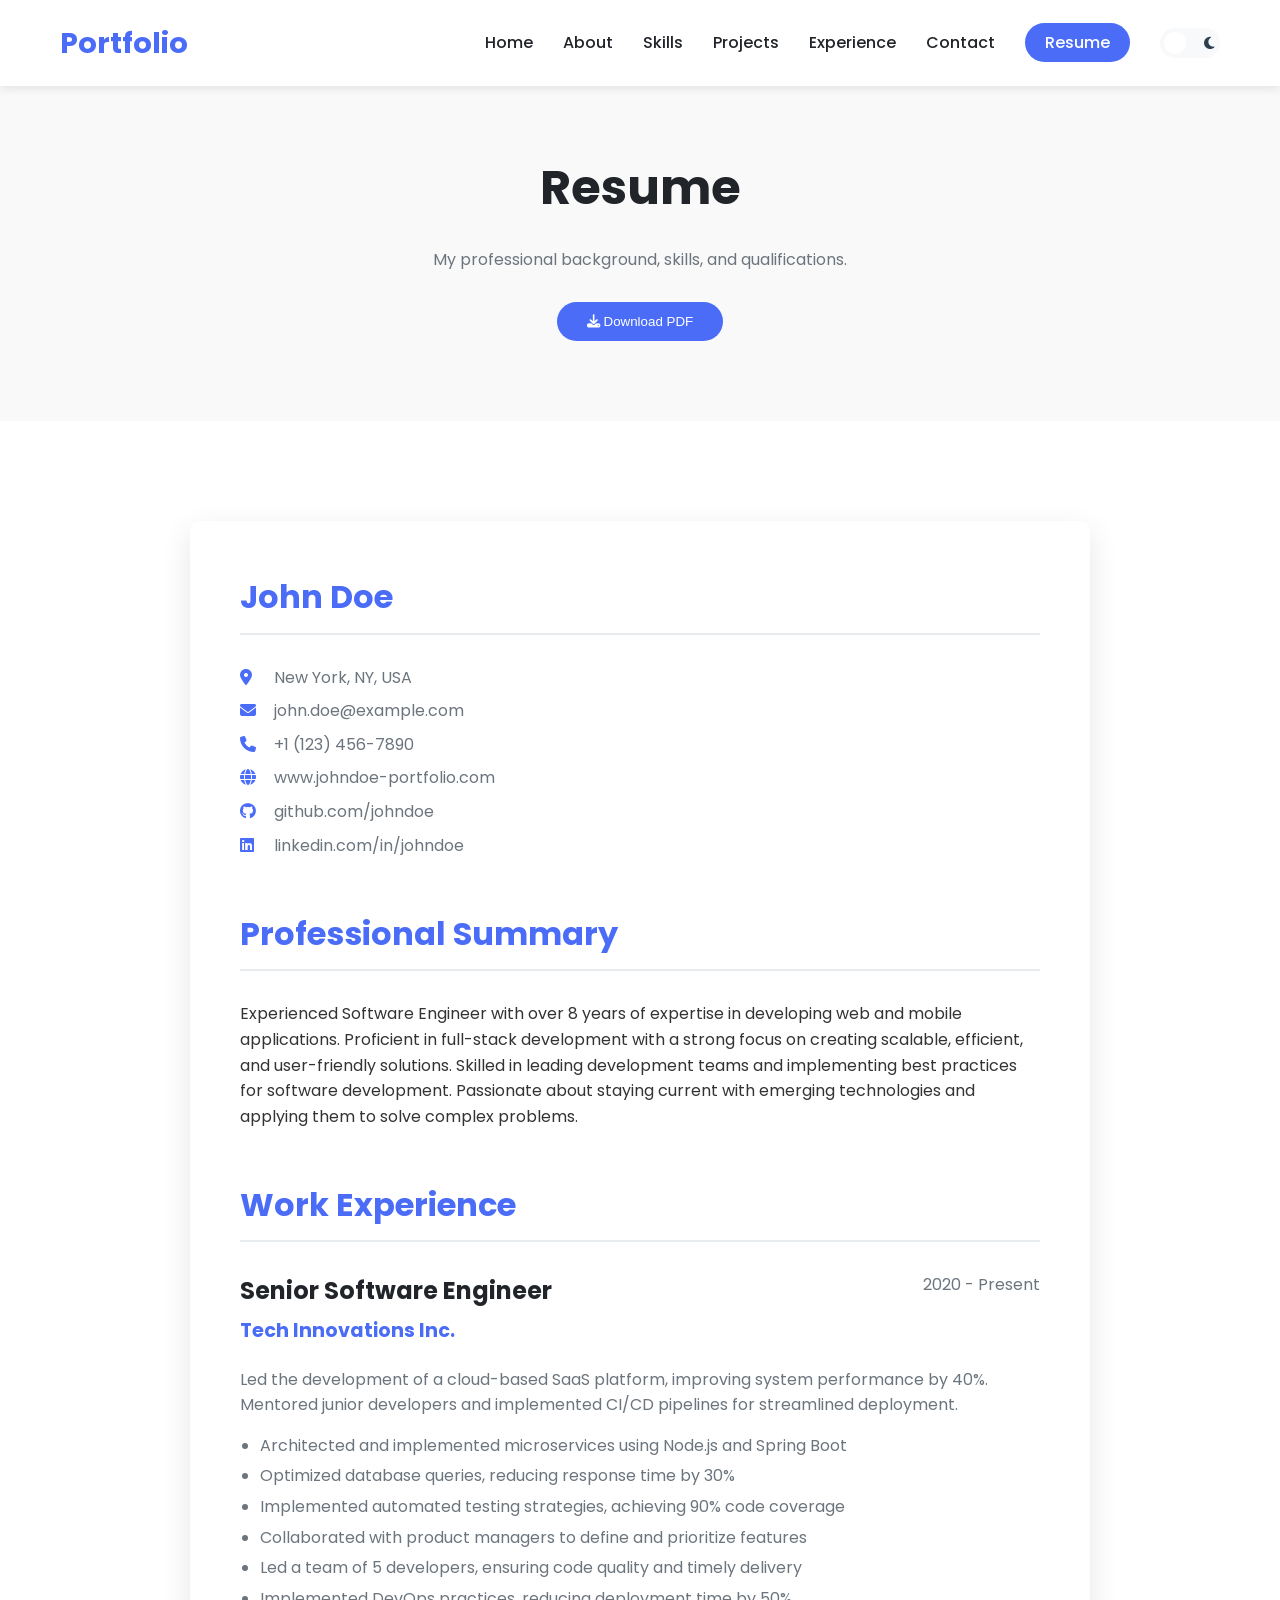
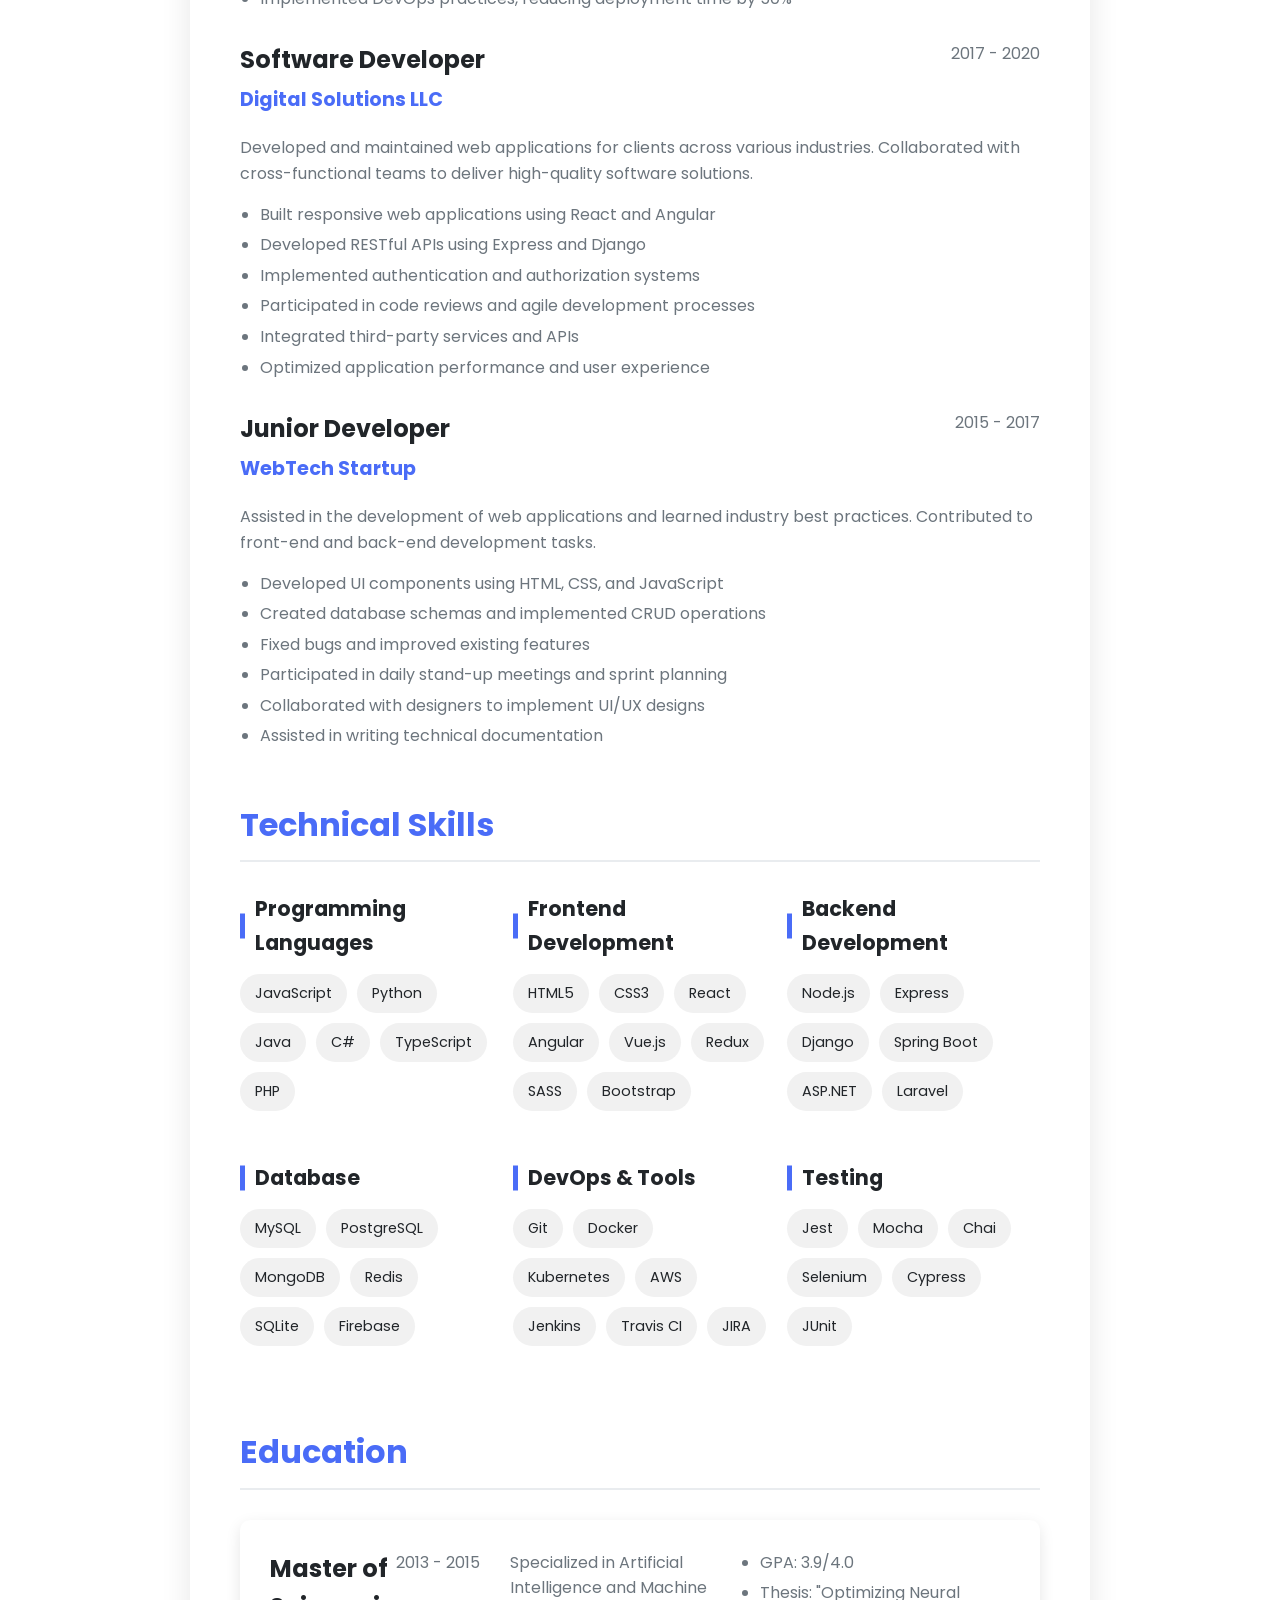
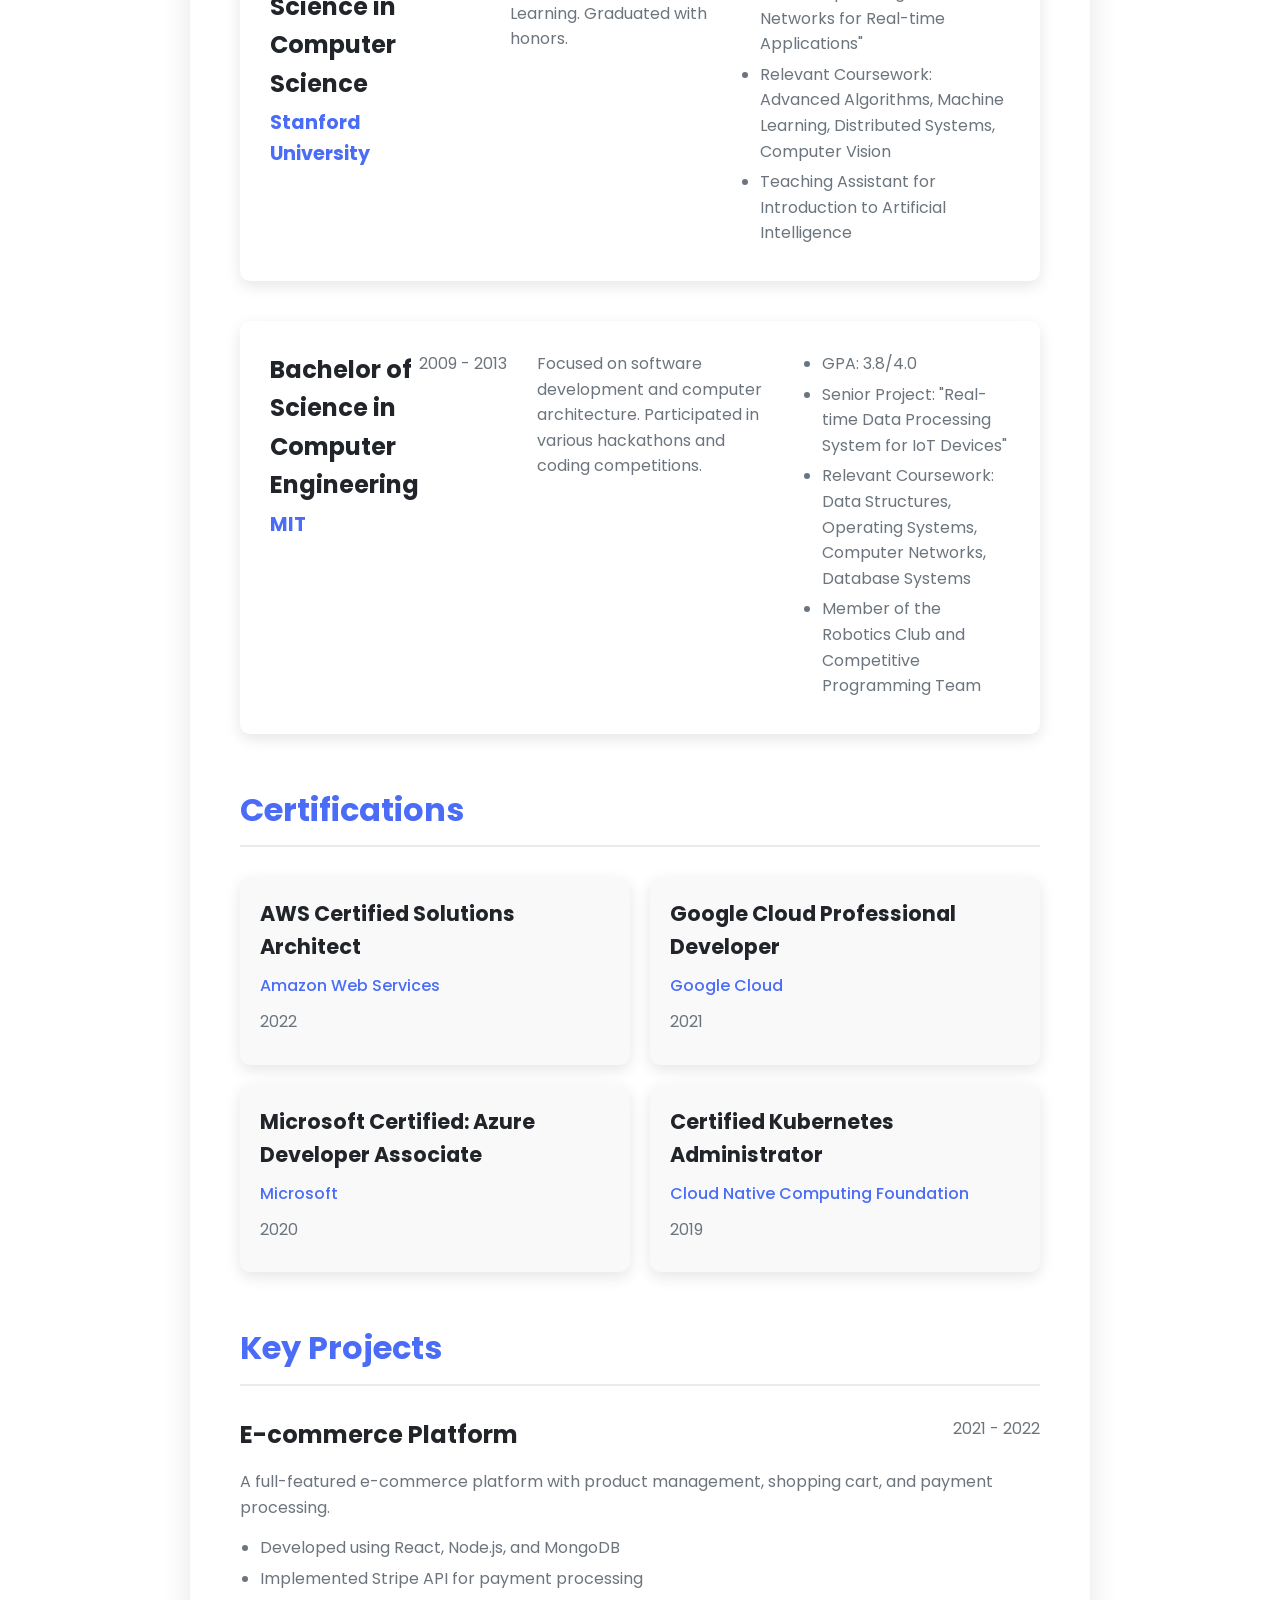
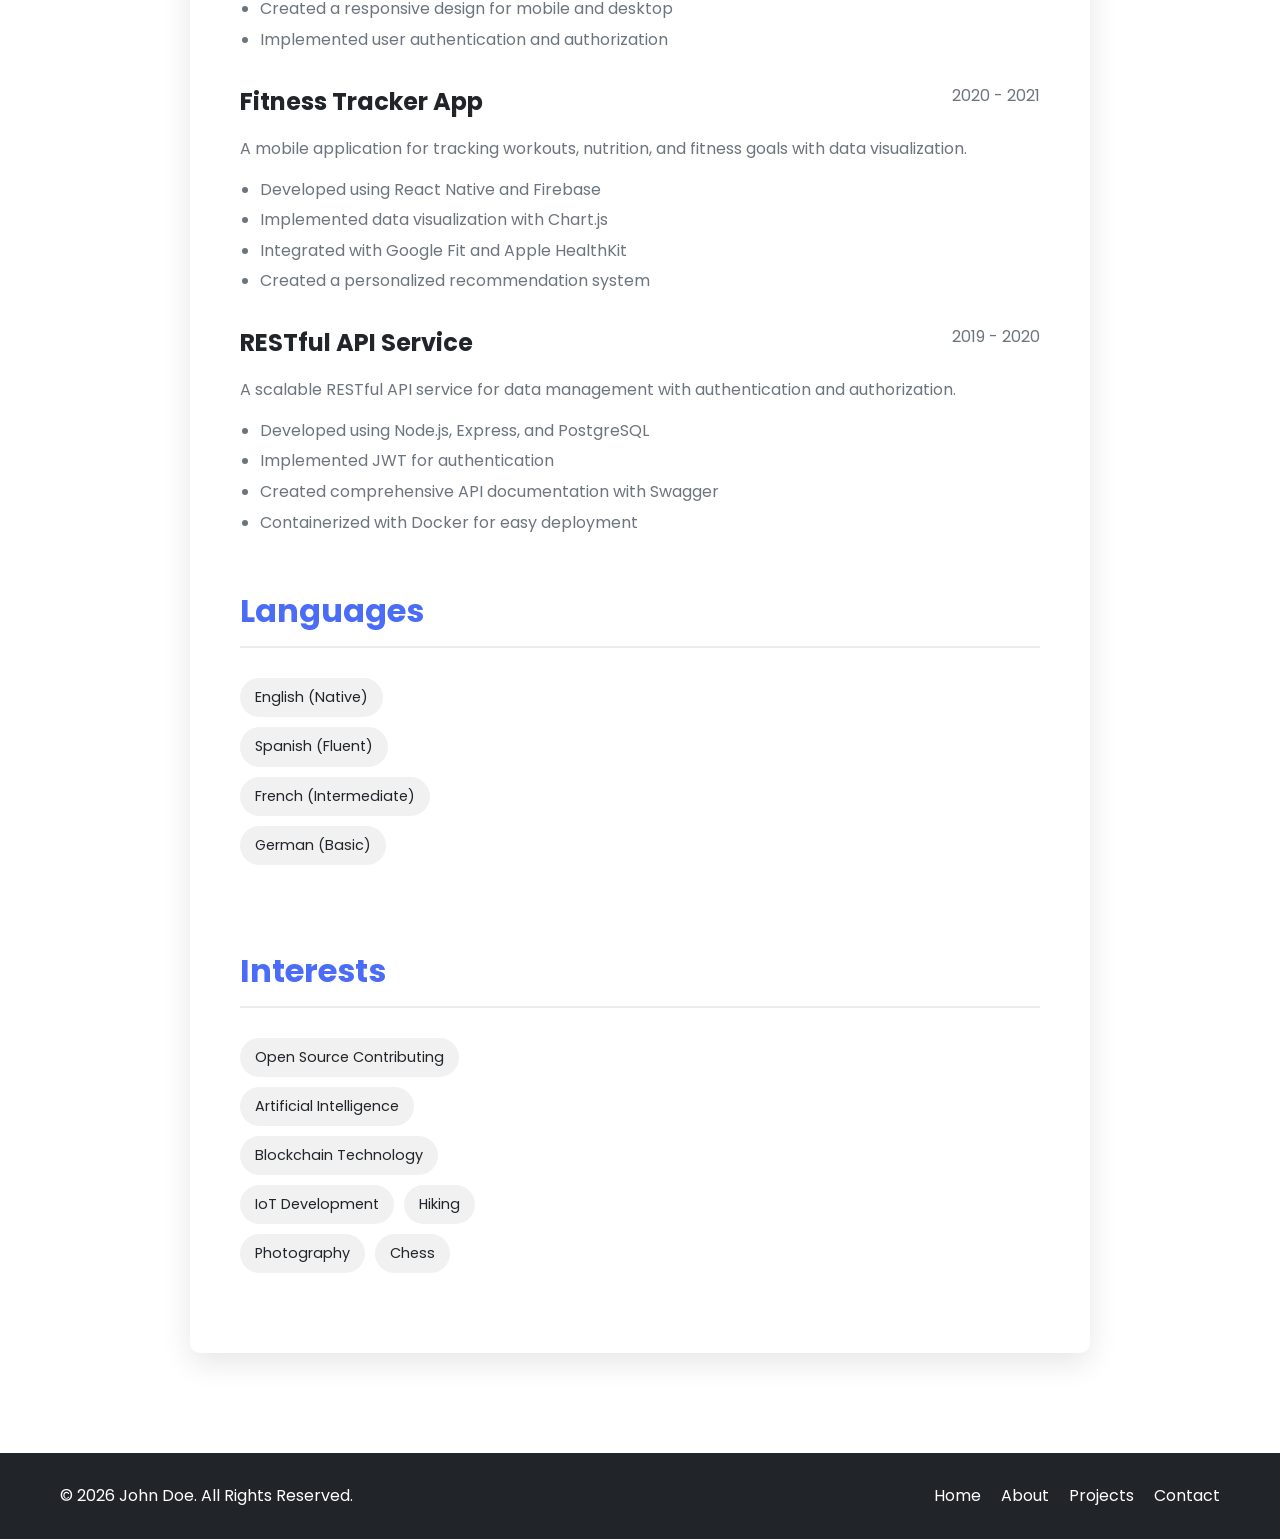
<file: resume.html>
<!DOCTYPE html>
<html lang="en">
<head>
    <meta charset="UTF-8">
    <meta name="viewport" content="width=device-width, initial-scale=1.0">
    <title>Resume - Software Engineer Portfolio</title>
    <link rel="stylesheet" href="style.css">
    <link rel="stylesheet" href="https://cdnjs.cloudflare.com/ajax/libs/font-awesome/6.4.0/css/all.min.css">
    <link href="https://fonts.googleapis.com/css2?family=Poppins:wght@300;400;500;600;700&display=swap" rel="stylesheet">
</head>
<body>
    <a href="#main-content" class="skip-link">Skip to main content</a>

    <!-- Header -->
    <header role="banner">
        <div class="container">
            <nav>
                <div class="logo">
                    <a href="index.html">Portfolio</a>
                </div>
                <ul class="nav-links">
                    <li><a href="index.html#home">Home</a></li>
                    <li><a href="index.html#about">About</a></li>
                    <li><a href="index.html#skills">Skills</a></li>
                    <li><a href="index.html#projects">Projects</a></li>
                    <li><a href="index.html#experience">Experience</a></li>
                    <li><a href="index.html#contact">Contact</a></li>
                    <li><a href="resume.html" class="btn-resume">Resume</a></li>
                    <li class="theme-switch-wrapper">
                        <label class="theme-switch" for="theme-toggle">
                            <input type="checkbox" id="theme-toggle" aria-label="Toggle dark/light mode" />
                            <div class="slider round">
                                <i class="fas fa-sun"></i>
                                <i class="fas fa-moon"></i>
                            </div>
                        </label>
                    </li>
                </ul>
                <div class="hamburger">
                    <span></span>
                    <span></span>
                    <span></span>
                </div>
            </nav>
        </div>
    </header>

    <main id="main-content" role="main">
    <!-- Resume Header -->
    <section class="resume-header">
        <div class="container">
            <h1>Resume</h1>
            <p>My professional background, skills, and qualifications.</p>
            <div class="resume-download">
                <button class="btn btn-primary" onclick="window.print()"><i class="fas fa-download"></i> Download PDF</button>
            </div>
        </div>
    </section>

    <!-- Resume Content -->
    <section class="resume-page">
        <div class="container">
            <div class="resume-container">
                <!-- Contact Information -->
                <div class="resume-section">
                    <h2 class="resume-section-title">John Doe</h2>
                    <div class="resume-contact-info">
                        <p><i class="fas fa-map-marker-alt"></i> New York, NY, USA</p>
                        <p><i class="fas fa-envelope"></i> john.doe@example.com</p>
                        <p><i class="fas fa-phone"></i> +1 (123) 456-7890</p>
                        <p><i class="fas fa-globe"></i> www.johndoe-portfolio.com</p>
                        <p><i class="fab fa-github"></i> github.com/johndoe</p>
                        <p><i class="fab fa-linkedin"></i> linkedin.com/in/johndoe</p>
                    </div>
                </div>

                <!-- Professional Summary -->
                <div class="resume-section">
                    <h2 class="resume-section-title">Professional Summary</h2>
                    <p>Experienced Software Engineer with over 8 years of expertise in developing web and mobile applications. Proficient in full-stack development with a strong focus on creating scalable, efficient, and user-friendly solutions. Skilled in leading development teams and implementing best practices for software development. Passionate about staying current with emerging technologies and applying them to solve complex problems.</p>
                </div>

                <!-- Work Experience -->
                <div class="resume-section">
                    <h2 class="resume-section-title">Work Experience</h2>

                    <!-- Experience 1 -->
                    <div class="resume-item">
                        <div class="resume-item-header">
                            <div>
                                <h3 class="resume-item-title">Senior Software Engineer</h3>
                                <h4 class="resume-item-subtitle">Tech Innovations Inc.</h4>
                            </div>
                            <p class="resume-item-date">2020 - Present</p>
                        </div>
                        <p class="resume-item-description">Led the development of a cloud-based SaaS platform, improving system performance by 40%. Mentored junior developers and implemented CI/CD pipelines for streamlined deployment.</p>
                        <ul class="resume-item-details">
                            <li>Architected and implemented microservices using Node.js and Spring Boot</li>
                            <li>Optimized database queries, reducing response time by 30%</li>
                            <li>Implemented automated testing strategies, achieving 90% code coverage</li>
                            <li>Collaborated with product managers to define and prioritize features</li>
                            <li>Led a team of 5 developers, ensuring code quality and timely delivery</li>
                            <li>Implemented DevOps practices, reducing deployment time by 50%</li>
                        </ul>
                    </div>

                    <!-- Experience 2 -->
                    <div class="resume-item">
                        <div class="resume-item-header">
                            <div>
                                <h3 class="resume-item-title">Software Developer</h3>
                                <h4 class="resume-item-subtitle">Digital Solutions LLC</h4>
                            </div>
                            <p class="resume-item-date">2017 - 2020</p>
                        </div>
                        <p class="resume-item-description">Developed and maintained web applications for clients across various industries. Collaborated with cross-functional teams to deliver high-quality software solutions.</p>
                        <ul class="resume-item-details">
                            <li>Built responsive web applications using React and Angular</li>
                            <li>Developed RESTful APIs using Express and Django</li>
                            <li>Implemented authentication and authorization systems</li>
                            <li>Participated in code reviews and agile development processes</li>
                            <li>Integrated third-party services and APIs</li>
                            <li>Optimized application performance and user experience</li>
                        </ul>
                    </div>

                    <!-- Experience 3 -->
                    <div class="resume-item">
                        <div class="resume-item-header">
                            <div>
                                <h3 class="resume-item-title">Junior Developer</h3>
                                <h4 class="resume-item-subtitle">WebTech Startup</h4>
                            </div>
                            <p class="resume-item-date">2015 - 2017</p>
                        </div>
                        <p class="resume-item-description">Assisted in the development of web applications and learned industry best practices. Contributed to front-end and back-end development tasks.</p>
                        <ul class="resume-item-details">
                            <li>Developed UI components using HTML, CSS, and JavaScript</li>
                            <li>Created database schemas and implemented CRUD operations</li>
                            <li>Fixed bugs and improved existing features</li>
                            <li>Participated in daily stand-up meetings and sprint planning</li>
                            <li>Collaborated with designers to implement UI/UX designs</li>
                            <li>Assisted in writing technical documentation</li>
                        </ul>
                    </div>
                </div>

                <!-- Skills -->
                <div class="resume-section">
                    <h2 class="resume-section-title">Technical Skills</h2>

                    <div class="skills-grid">
                        <!-- Programming Languages -->
                        <div class="skill-category">
                            <h3>Programming Languages</h3>
                            <div class="skill-list">
                                <span class="skill-tag">JavaScript</span>
                                <span class="skill-tag">Python</span>
                                <span class="skill-tag">Java</span>
                                <span class="skill-tag">C#</span>
                                <span class="skill-tag">TypeScript</span>
                                <span class="skill-tag">PHP</span>
                            </div>
                        </div>

                        <!-- Frontend -->
                        <div class="skill-category">
                            <h3>Frontend Development</h3>
                            <div class="skill-list">
                                <span class="skill-tag">HTML5</span>
                                <span class="skill-tag">CSS3</span>
                                <span class="skill-tag">React</span>
                                <span class="skill-tag">Angular</span>
                                <span class="skill-tag">Vue.js</span>
                                <span class="skill-tag">Redux</span>
                                <span class="skill-tag">SASS</span>
                                <span class="skill-tag">Bootstrap</span>
                            </div>
                        </div>

                        <!-- Backend -->
                        <div class="skill-category">
                            <h3>Backend Development</h3>
                            <div class="skill-list">
                                <span class="skill-tag">Node.js</span>
                                <span class="skill-tag">Express</span>
                                <span class="skill-tag">Django</span>
                                <span class="skill-tag">Spring Boot</span>
                                <span class="skill-tag">ASP.NET</span>
                                <span class="skill-tag">Laravel</span>
                            </div>
                        </div>

                        <!-- Database -->
                        <div class="skill-category">
                            <h3>Database</h3>
                            <div class="skill-list">
                                <span class="skill-tag">MySQL</span>
                                <span class="skill-tag">PostgreSQL</span>
                                <span class="skill-tag">MongoDB</span>
                                <span class="skill-tag">Redis</span>
                                <span class="skill-tag">SQLite</span>
                                <span class="skill-tag">Firebase</span>
                            </div>
                        </div>

                        <!-- DevOps -->
                        <div class="skill-category">
                            <h3>DevOps & Tools</h3>
                            <div class="skill-list">
                                <span class="skill-tag">Git</span>
                                <span class="skill-tag">Docker</span>
                                <span class="skill-tag">Kubernetes</span>
                                <span class="skill-tag">AWS</span>
                                <span class="skill-tag">Jenkins</span>
                                <span class="skill-tag">Travis CI</span>
                                <span class="skill-tag">JIRA</span>
                            </div>
                        </div>

                        <!-- Testing -->
                        <div class="skill-category">
                            <h3>Testing</h3>
                            <div class="skill-list">
                                <span class="skill-tag">Jest</span>
                                <span class="skill-tag">Mocha</span>
                                <span class="skill-tag">Chai</span>
                                <span class="skill-tag">Selenium</span>
                                <span class="skill-tag">Cypress</span>
                                <span class="skill-tag">JUnit</span>
                            </div>
                        </div>
                    </div>
                </div>

                <!-- Education -->
                <div class="resume-section">
                    <h2 class="resume-section-title">Education</h2>

                    <div class="education-item">
                        <div class="resume-item-header">
                            <div>
                                <h3 class="resume-item-title">Master of Science in Computer Science</h3>
                                <h4 class="resume-item-subtitle">Stanford University</h4>
                            </div>
                            <p class="resume-item-date">2013 - 2015</p>
                        </div>
                        <p class="resume-item-description">Specialized in Artificial Intelligence and Machine Learning. Graduated with honors.</p>
                        <ul class="resume-item-details">
                            <li>GPA: 3.9/4.0</li>
                            <li>Thesis: "Optimizing Neural Networks for Real-time Applications"</li>
                            <li>Relevant Coursework: Advanced Algorithms, Machine Learning, Distributed Systems, Computer Vision</li>
                            <li>Teaching Assistant for Introduction to Artificial Intelligence</li>
                        </ul>
                    </div>

                    <div class="education-item">
                        <div class="resume-item-header">
                            <div>
                                <h3 class="resume-item-title">Bachelor of Science in Computer Engineering</h3>
                                <h4 class="resume-item-subtitle">MIT</h4>
                            </div>
                            <p class="resume-item-date">2009 - 2013</p>
                        </div>
                        <p class="resume-item-description">Focused on software development and computer architecture. Participated in various hackathons and coding competitions.</p>
                        <ul class="resume-item-details">
                            <li>GPA: 3.8/4.0</li>
                            <li>Senior Project: "Real-time Data Processing System for IoT Devices"</li>
                            <li>Relevant Coursework: Data Structures, Operating Systems, Computer Networks, Database Systems</li>
                            <li>Member of the Robotics Club and Competitive Programming Team</li>
                        </ul>
                    </div>
                </div>

                <!-- Certifications -->
                <div class="resume-section">
                    <h2 class="resume-section-title">Certifications</h2>

                    <div class="certifications-list">
                        <div class="certification-item">
                            <h3>AWS Certified Solutions Architect</h3>
                            <p class="issuer">Amazon Web Services</p>
                            <p>2022</p>
                        </div>

                        <div class="certification-item">
                            <h3>Google Cloud Professional Developer</h3>
                            <p class="issuer">Google Cloud</p>
                            <p>2021</p>
                        </div>

                        <div class="certification-item">
                            <h3>Microsoft Certified: Azure Developer Associate</h3>
                            <p class="issuer">Microsoft</p>
                            <p>2020</p>
                        </div>

                        <div class="certification-item">
                            <h3>Certified Kubernetes Administrator</h3>
                            <p class="issuer">Cloud Native Computing Foundation</p>
                            <p>2019</p>
                        </div>
                    </div>
                </div>

                <!-- Projects -->
                <div class="resume-section">
                    <h2 class="resume-section-title">Key Projects</h2>

                    <div class="resume-item">
                        <div class="resume-item-header">
                            <div>
                                <h3 class="resume-item-title">E-commerce Platform</h3>
                            </div>
                            <p class="resume-item-date">2021 - 2022</p>
                        </div>
                        <p class="resume-item-description">A full-featured e-commerce platform with product management, shopping cart, and payment processing.</p>
                        <ul class="resume-item-details">
                            <li>Developed using React, Node.js, and MongoDB</li>
                            <li>Implemented Stripe API for payment processing</li>
                            <li>Created a responsive design for mobile and desktop</li>
                            <li>Implemented user authentication and authorization</li>
                        </ul>
                    </div>

                    <div class="resume-item">
                        <div class="resume-item-header">
                            <div>
                                <h3 class="resume-item-title">Fitness Tracker App</h3>
                            </div>
                            <p class="resume-item-date">2020 - 2021</p>
                        </div>
                        <p class="resume-item-description">A mobile application for tracking workouts, nutrition, and fitness goals with data visualization.</p>
                        <ul class="resume-item-details">
                            <li>Developed using React Native and Firebase</li>
                            <li>Implemented data visualization with Chart.js</li>
                            <li>Integrated with Google Fit and Apple HealthKit</li>
                            <li>Created a personalized recommendation system</li>
                        </ul>
                    </div>

                    <div class="resume-item">
                        <div class="resume-item-header">
                            <div>
                                <h3 class="resume-item-title">RESTful API Service</h3>
                            </div>
                            <p class="resume-item-date">2019 - 2020</p>
                        </div>
                        <p class="resume-item-description">A scalable RESTful API service for data management with authentication and authorization.</p>
                        <ul class="resume-item-details">
                            <li>Developed using Node.js, Express, and PostgreSQL</li>
                            <li>Implemented JWT for authentication</li>
                            <li>Created comprehensive API documentation with Swagger</li>
                            <li>Containerized with Docker for easy deployment</li>
                        </ul>
                    </div>
                </div>

                <!-- Languages -->
                <div class="resume-section">
                    <h2 class="resume-section-title">Languages</h2>

                    <div class="skills-grid">
                        <div class="skill-category">
                            <div class="skill-list">
                                <span class="skill-tag">English (Native)</span>
                                <span class="skill-tag">Spanish (Fluent)</span>
                                <span class="skill-tag">French (Intermediate)</span>
                                <span class="skill-tag">German (Basic)</span>
                            </div>
                        </div>
                    </div>
                </div>

                <!-- Interests -->
                <div class="resume-section">
                    <h2 class="resume-section-title">Interests</h2>

                    <div class="skills-grid">
                        <div class="skill-category">
                            <div class="skill-list">
                                <span class="skill-tag">Open Source Contributing</span>
                                <span class="skill-tag">Artificial Intelligence</span>
                                <span class="skill-tag">Blockchain Technology</span>
                                <span class="skill-tag">IoT Development</span>
                                <span class="skill-tag">Hiking</span>
                                <span class="skill-tag">Photography</span>
                                <span class="skill-tag">Chess</span>
                            </div>
                        </div>
                    </div>
                </div>
            </div>
        </div>
    </section>
    </main>

    <!-- Footer -->
    <footer role="contentinfo">
        <div class="container">
            <div class="footer-content">
                <p>&copy; 2026 John Doe. All Rights Reserved.</p>
                <div class="footer-links">
                    <a href="index.html#home">Home</a>
                    <a href="index.html#about">About</a>
                    <a href="index.html#projects">Projects</a>
                    <a href="index.html#contact">Contact</a>
                </div>
            </div>
        </div>
    </footer>

    <script src="script.js"></script>
</body>
</html>
</file>
<file: style.css>
/* Base Styles */
:root {
    /* Light Theme (Default) */
    --primary-color: #4a6cf7;
    --secondary-color: #6c757d;
    --dark-color: #212529;
    --light-color: #f8f9fa;
    --success-color: #28a745;
    --danger-color: #dc3545;
    --background-color: #ffffff;
    --text-color: #333333;
    --border-color: #e9ecef;
    --shadow-color: rgba(0, 0, 0, 0.1);
    --card-bg-color: #ffffff;
    --header-bg-color: rgba(255, 255, 255, 0.95);
    --hero-bg-color: #f9f9fa;
    --skill-item-bg: #f8f9fa;
    --project-card-bg: #ffffff;
    --timeline-dot-color: #4a6cf7;
    --footer-bg-color: #212529;
    --footer-text-color: #ffffff;
    --surface-color: #ffffff;
    --muted-surface-color: #f9f9fa;
    --tag-bg-color: #f1f1f1;
    --primary-hover: #3a5bd9;
    --form-success-bg: #f0fdf4;
    --form-success-border: #28a745;
    --form-error-bg: #fdf2f2;
    --form-error-border: #dc3545;
    --transition: all 0.3s ease;
}

/* Dark Theme */
[data-theme="dark"] {
    --primary-color: #6d8dff;
    --secondary-color: #a1a7ac;
    --dark-color: #e9ecef;
    --light-color: #343a40;
    --background-color: #121212;
    --text-color: #e9ecef;
    --border-color: #343a40;
    --shadow-color: rgba(0, 0, 0, 0.3);
    --card-bg-color: #1e1e1e;
    --header-bg-color: rgba(30, 30, 30, 0.95);
    --hero-bg-color: #1a1a1a;
    --skill-item-bg: #2a2a2a;
    --project-card-bg: #1e1e1e;
    --timeline-dot-color: #6d8dff;
    --footer-bg-color: #0a0a0a;
    --footer-text-color: #e9ecef;
    --surface-color: #1e1e1e;
    --muted-surface-color: #1a1a1a;
    --tag-bg-color: #2a2a2a;
    --primary-hover: #5a79ff;
    --form-success-bg: #16281d;
    --form-success-border: #28a745;
    --form-error-bg: #2a1515;
    --form-error-border: #dc3545;
}

* {
    margin: 0;
    padding: 0;
    box-sizing: border-box;
}

html {
    scroll-behavior: smooth;
}

body {
    font-family: 'Poppins', sans-serif;
    line-height: 1.6;
    color: var(--text-color);
    background-color: var(--background-color);
    transition: background-color 0.3s ease, color 0.3s ease;
}

a {
    text-decoration: none;
    color: var(--dark-color);
    transition: var(--transition);
}

ul {
    list-style: none;
}

img {
    max-width: 100%;
    height: auto;
}

.container {
    max-width: 1200px;
    margin: 0 auto;
    padding: 0 20px;
}

.section-title {
    font-size: 2.5rem;
    text-align: center;
    margin-bottom: 3rem;
    position: relative;
    color: var(--dark-color);
}

.section-title::after {
    content: '';
    position: absolute;
    bottom: -10px;
    left: 50%;
    transform: translateX(-50%);
    width: 80px;
    height: 4px;
    background-color: var(--primary-color);
}

section {
    padding: 100px 0;
}

.btn {
    display: inline-block;
    padding: 12px 30px;
    border-radius: 50px;
    font-weight: 500;
    text-align: center;
    cursor: pointer;
    transition: var(--transition);
    border: none;
}

.btn-primary {
    background-color: var(--primary-color);
    color: white;
}

.btn-secondary {
    background-color: transparent;
    color: var(--primary-color);
    border: 2px solid var(--primary-color);
}

.btn-sm {
    padding: 8px 20px;
    font-size: 0.9rem;
}

.btn:hover {
    transform: translateY(-3px);
    box-shadow: 0 10px 20px var(--shadow-color);
}

.btn-primary:hover {
    background-color: var(--primary-hover);
}

.btn-secondary:hover {
    background-color: var(--primary-color);
    color: white;
}

.highlight {
    color: var(--primary-color);
}

/* Header Styles */
header {
    position: fixed;
    top: 0;
    left: 0;
    width: 100%;
    z-index: 1000;
    background-color: var(--header-bg-color);
    box-shadow: 0 2px 10px var(--shadow-color);
    transition: var(--transition);
}

header.scrolled {
    padding: 10px 0;
}

nav {
    display: flex;
    justify-content: space-between;
    align-items: center;
    padding: 20px 0;
}

.logo a {
    font-size: 1.8rem;
    font-weight: 700;
    color: var(--primary-color);
}

.nav-links {
    display: flex;
    align-items: center;
}

.nav-links li {
    margin-left: 30px;
}

.nav-links a {
    font-weight: 500;
    position: relative;
}

.nav-links a::after {
    content: '';
    position: absolute;
    bottom: -5px;
    left: 0;
    width: 0;
    height: 2px;
    background-color: var(--primary-color);
    transition: var(--transition);
}

.nav-links a:hover::after {
    width: 100%;
}

.btn-resume {
    background-color: var(--primary-color);
    color: white;
    padding: 8px 20px;
    border-radius: 50px;
}

.btn-resume:hover {
    background-color: var(--primary-hover);
}

.hamburger {
    display: none;
    cursor: pointer;
}

.hamburger span {
    display: block;
    width: 25px;
    height: 3px;
    background-color: var(--dark-color);
    margin: 5px 0;
    transition: var(--transition);
}

/* Hero Section */
.hero {
    height: 100vh;
    display: flex;
    align-items: center;
    background-color: var(--hero-bg-color);
    position: relative;
    overflow: hidden;
}

.hero::before {
    content: '';
    position: absolute;
    top: 0;
    left: 0;
    width: 100%;
    height: 100%;
    background: linear-gradient(135deg, rgba(74, 108, 247, 0.1) 0%, rgba(74, 108, 247, 0.05) 100%);
}

.hero-content {
    max-width: 800px;
    margin: 0 auto;
    text-align: center;
    position: relative;
    z-index: 1;
}

.hero-content h1 {
    font-size: 3.5rem;
    margin-bottom: 1rem;
    animation: fadeInDown 1s ease;
}

.hero-content h2 {
    font-size: 2rem;
    color: var(--secondary-color);
    margin-bottom: 1.5rem;
    animation: fadeInDown 1s ease 0.2s;
    animation-fill-mode: both;
}

.hero-content p {
    font-size: 1.2rem;
    margin-bottom: 2rem;
    animation: fadeInDown 1s ease 0.4s;
    animation-fill-mode: both;
}

.hero-buttons {
    margin-bottom: 2rem;
    animation: fadeInUp 1s ease 0.6s;
    animation-fill-mode: both;
}

.hero-buttons .btn {
    margin: 0 10px;
}

.social-links {
    display: flex;
    justify-content: center;
    gap: 20px;
    animation: fadeInUp 1s ease 0.8s;
    animation-fill-mode: both;
}

.social-links a {
    display: flex;
    align-items: center;
    justify-content: center;
    width: 40px;
    height: 40px;
    border-radius: 50%;
    background-color: var(--light-color);
    color: var(--primary-color);
    font-size: 1.2rem;
    transition: var(--transition);
}

.social-links a:hover {
    background-color: var(--primary-color);
    color: white;
    transform: translateY(-3px);
}

/* About Section */
.about-content {
    display: grid;
    grid-template-columns: 1fr 2fr;
    gap: 50px;
    align-items: center;
}

.about-image {
    position: relative;
}

.about-image img {
    border-radius: 10px;
    box-shadow: 0 10px 30px var(--shadow-color);
}

.about-text p {
    margin-bottom: 1.5rem;
    color: var(--secondary-color);
}

.about-details {
    display: grid;
    grid-template-columns: repeat(auto-fit, minmax(200px, 1fr));
    gap: 20px;
    margin-top: 2rem;
}

.detail {
    display: flex;
    align-items: center;
    gap: 10px;
}

.detail i {
    color: var(--primary-color);
    font-size: 1.2rem;
}

/* Skills Section */
.skills-content {
    display: grid;
    grid-template-columns: repeat(auto-fit, minmax(300px, 1fr));
    gap: 40px;
}

.skill-category h3 {
    font-size: 1.5rem;
    margin-bottom: 1.5rem;
    color: var(--dark-color);
    position: relative;
    padding-left: 15px;
}

.skill-category h3::before {
    content: '';
    position: absolute;
    left: 0;
    top: 50%;
    transform: translateY(-50%);
    width: 5px;
    height: 25px;
    background-color: var(--primary-color);
}

.skill-items {
    display: flex;
    flex-direction: column;
    gap: 20px;
}

.skill-item {
    background-color: var(--skill-item-bg);
    padding: 15px;
    border-radius: 5px;
    box-shadow: 0 5px 15px var(--shadow-color);
}

.skill-name {
    font-weight: 500;
    margin-bottom: 10px;
}

.skill-bar {
    height: 10px;
    background-color: var(--light-color);
    border-radius: 5px;
    overflow: hidden;
}

.skill-level {
    height: 100%;
    background-color: var(--primary-color);
    border-radius: 5px;
    transition: width 1s ease;
}

/* Projects Section */
.project-filters {
    display: flex;
    justify-content: center;
    flex-wrap: wrap;
    gap: 15px;
    margin-bottom: 40px;
}

.filter-btn {
    padding: 8px 20px;
    border: none;
    background-color: var(--light-color);
    color: var(--dark-color);
    border-radius: 50px;
    cursor: pointer;
    transition: var(--transition);
}

.filter-btn.active, .filter-btn:hover {
    background-color: var(--primary-color);
    color: white;
}

.projects-grid {
    display: grid;
    grid-template-columns: repeat(auto-fill, minmax(350px, 1fr));
    gap: 30px;
}

.project-card {
    background-color: var(--project-card-bg);
    border-radius: 10px;
    overflow: hidden;
    box-shadow: 0 10px 30px var(--shadow-color);
    transition: var(--transition);
}

.project-card:hover {
    transform: translateY(-10px);
}

.project-image {
    height: 200px;
    overflow: hidden;
}

.project-image img {
    width: 100%;
    height: 100%;
    object-fit: cover;
    transition: var(--transition);
}

.project-card:hover .project-image img {
    transform: scale(1.1);
}

.project-info {
    padding: 20px;
}

.project-info h3 {
    font-size: 1.5rem;
    margin-bottom: 10px;
}

.project-info p {
    color: var(--secondary-color);
    margin-bottom: 15px;
}

.project-tech {
    display: flex;
    flex-wrap: wrap;
    gap: 10px;
    margin-bottom: 15px;
}

.project-tech span {
    background-color: var(--tag-bg-color);
    padding: 5px 10px;
    border-radius: 50px;
    font-size: 0.8rem;
    color: var(--dark-color);
}

.project-links {
    display: flex;
    gap: 10px;
}

.projects-cta {
    text-align: center;
    margin-top: 50px;
}

/* Experience Section */
.timeline {
    position: relative;
    max-width: 800px;
    margin: 0 auto;
}

.timeline::before {
    content: '';
    position: absolute;
    top: 0;
    left: 50%;
    transform: translateX(-50%);
    width: 2px;
    height: 100%;
    background-color: var(--primary-color);
}

.timeline-item {
    position: relative;
    margin-bottom: 50px;
}

.timeline-dot {
    position: absolute;
    top: 0;
    left: 50%;
    transform: translateX(-50%);
    width: 20px;
    height: 20px;
    border-radius: 50%;
    background-color: var(--primary-color);
    z-index: 1;
}

.timeline-content {
    position: relative;
    width: calc(50% - 40px);
    padding: 20px;
    background-color: var(--surface-color);
    border-radius: 10px;
    box-shadow: 0 5px 15px var(--shadow-color);
}

.timeline-item:nth-child(odd) .timeline-content {
    left: 0;
}

.timeline-item:nth-child(even) .timeline-content {
    left: calc(50% + 40px);
}

.timeline-content::before {
    content: '';
    position: absolute;
    top: 10px;
    width: 20px;
    height: 20px;
    background-color: var(--surface-color);
    transform: rotate(45deg);
}

.timeline-item:nth-child(odd) .timeline-content::before {
    right: -10px;
}

.timeline-item:nth-child(even) .timeline-content::before {
    left: -10px;
}

.timeline-content h3 {
    font-size: 1.5rem;
    margin-bottom: 5px;
    color: var(--primary-color);
}

.timeline-company {
    font-size: 1.2rem;
    margin-bottom: 10px;
    color: var(--dark-color);
}

.timeline-date {
    font-size: 0.9rem;
    color: var(--secondary-color);
    margin-bottom: 15px;
}

.timeline-details {
    margin-top: 15px;
    padding-left: 20px;
}

.timeline-details li {
    margin-bottom: 5px;
    position: relative;
}

.timeline-details li::before {
    content: '•';
    position: absolute;
    left: -15px;
    color: var(--primary-color);
}

/* Education Section */
.education-items {
    max-width: 800px;
    margin: 0 auto;
}

.education-item {
    display: flex;
    gap: 30px;
    margin-bottom: 40px;
    padding: 30px;
    background-color: var(--surface-color);
    border-radius: 10px;
    box-shadow: 0 5px 15px var(--shadow-color);
}

.education-icon {
    font-size: 2rem;
    color: var(--primary-color);
}

.education-content h3 {
    font-size: 1.5rem;
    margin-bottom: 5px;
    color: var(--dark-color);
}

.education-content h4 {
    font-size: 1.2rem;
    margin-bottom: 10px;
    color: var(--primary-color);
}

.education-date {
    font-size: 0.9rem;
    color: var(--secondary-color);
    margin-bottom: 15px;
}

/* Contact Section */
.contact-content {
    display: grid;
    grid-template-columns: 1fr 1fr;
    gap: 50px;
}

.contact-info {
    display: flex;
    flex-direction: column;
    gap: 30px;
}

.contact-item {
    display: flex;
    align-items: flex-start;
    gap: 20px;
}

.contact-icon {
    font-size: 1.5rem;
    color: var(--primary-color);
}

.contact-text h3 {
    font-size: 1.2rem;
    margin-bottom: 5px;
}

.social-links-large {
    display: flex;
    gap: 20px;
    margin-top: 20px;
}

.social-links-large a {
    display: flex;
    align-items: center;
    justify-content: center;
    width: 50px;
    height: 50px;
    border-radius: 50%;
    background-color: var(--light-color);
    color: var(--primary-color);
    font-size: 1.5rem;
    transition: var(--transition);
}

.social-links-large a:hover {
    background-color: var(--primary-color);
    color: white;
    transform: translateY(-5px);
}

.contact-form {
    background-color: var(--surface-color);
    padding: 30px;
    border-radius: 10px;
    box-shadow: 0 10px 30px var(--shadow-color);
}

.form-group {
    margin-bottom: 20px;
}

.form-group input,
.form-group textarea {
    width: 100%;
    padding: 12px 15px;
    border: 1px solid var(--border-color);
    border-radius: 5px;
    font-family: 'Poppins', sans-serif;
    font-size: 1rem;
    transition: var(--transition);
}

.form-group textarea {
    height: 150px;
    resize: none;
}

.form-group input:focus,
.form-group textarea:focus {
    outline: none;
    border-color: var(--primary-color);
    box-shadow: 0 0 0 3px rgba(74, 108, 247, 0.2);
}

/* Footer */
footer {
    background-color: var(--footer-bg-color);
    color: var(--footer-text-color);
    padding: 30px 0;
}

.footer-content {
    display: flex;
    justify-content: space-between;
    align-items: center;
}

.footer-links {
    display: flex;
    gap: 20px;
}

.footer-links a {
    color: white;
    transition: var(--transition);
}

.footer-links a:hover {
    color: var(--primary-color);
}

/* Animations */
@keyframes fadeInDown {
    from {
        opacity: 0;
        transform: translateY(-20px);
    }
    to {
        opacity: 1;
        transform: translateY(0);
    }
}

@keyframes fadeInUp {
    from {
        opacity: 0;
        transform: translateY(20px);
    }
    to {
        opacity: 1;
        transform: translateY(0);
    }
}

/* Theme Switch Styles */
.theme-switch-wrapper {
    display: flex;
    align-items: center;
}

.theme-switch {
    position: relative;
    display: inline-block;
    width: 60px;
    height: 30px;
    margin: 0;
}

.theme-switch input {
    opacity: 0;
    width: 0;
    height: 0;
}

.slider {
    position: absolute;
    cursor: pointer;
    top: 0;
    left: 0;
    right: 0;
    bottom: 0;
    background-color: var(--light-color);
    transition: .4s;
    display: flex;
    align-items: center;
    justify-content: space-between;
    padding: 0 5px;
}

.slider .fa-sun {
    color: #f39c12;
    font-size: 14px;
}

.slider .fa-moon {
    color: #2c3e50;
    font-size: 14px;
}

.slider:before {
    position: absolute;
    content: "";
    height: 22px;
    width: 22px;
    left: 4px;
    bottom: 4px;
    background-color: white;
    transition: .4s;
    z-index: 1;
}

input:checked + .slider {
    background-color: var(--dark-color);
}

input:checked + .slider:before {
    transform: translateX(30px);
}

.slider.round {
    border-radius: 34px;
}

.slider.round:before {
    border-radius: 50%;
}

/* Responsive Styles */
@media screen and (max-width: 992px) {
    .about-content {
        grid-template-columns: 1fr;
    }

    .about-image {
        text-align: center;
        margin-bottom: 30px;
    }

    .contact-content {
        grid-template-columns: 1fr;
    }

    .timeline::before {
        left: 30px;
    }

    .timeline-dot {
        left: 30px;
    }

    .timeline-content {
        width: calc(100% - 80px);
        left: 80px !important;
    }

    .timeline-item:nth-child(odd) .timeline-content::before,
    .timeline-item:nth-child(even) .timeline-content::before {
        left: -10px;
    }
}

@media screen and (max-width: 768px) {
    .nav-links {
        position: fixed;
        top: 80px;
        left: -100%;
        width: 100%;
        height: calc(100vh - 80px);
        background-color: var(--surface-color);
        flex-direction: column;
        align-items: center;
        justify-content: center;
        transition: var(--transition);
    }

    .nav-links.active {
        left: 0;
    }

    .nav-links li {
        margin: 15px 0;
    }

    .hamburger {
        display: block;
    }

    .hamburger.active span:nth-child(1) {
        transform: rotate(45deg) translate(5px, 5px);
    }

    .hamburger.active span:nth-child(2) {
        opacity: 0;
    }

    .hamburger.active span:nth-child(3) {
        transform: rotate(-45deg) translate(7px, -6px);
    }

    .hero-content h1 {
        font-size: 2.5rem;
    }

    .hero-content h2 {
        font-size: 1.5rem;
    }

    .projects-grid {
        grid-template-columns: 1fr;
    }
}

@media screen and (max-width: 576px) {
    .section-title {
        font-size: 2rem;
    }

    .hero-content h1 {
        font-size: 2rem;
    }

    .hero-content h2 {
        font-size: 1.2rem;
    }

    .hero-buttons .btn {
        display: block;
        margin: 10px auto;
        width: 80%;
    }

    .education-item {
        flex-direction: column;
        gap: 15px;
    }

    .footer-content {
        flex-direction: column;
        gap: 20px;
    }
}

/* Projects Page */
.projects-header {
    background-color: var(--muted-surface-color);
    padding: 150px 0 80px;
    text-align: center;
}

.projects-header h1 {
    font-size: 3rem;
    color: var(--dark-color);
    margin-bottom: 20px;
}

.projects-header p {
    max-width: 700px;
    margin: 0 auto;
    color: var(--secondary-color);
}

.projects-section {
    padding: 100px 0;
}

.project-detail {
    margin-bottom: 100px;
    padding: 50px;
    background-color: var(--surface-color);
    border-radius: 10px;
    box-shadow: 0 10px 30px var(--shadow-color);
}

.project-detail:last-child {
    margin-bottom: 0;
}

.project-detail-header {
    display: grid;
    grid-template-columns: 1fr 1fr;
    gap: 50px;
    margin-bottom: 50px;
}

.project-detail-image {
    border-radius: 10px;
    overflow: hidden;
    box-shadow: 0 10px 20px var(--shadow-color);
}

.project-detail-image img {
    width: 100%;
    height: auto;
    display: block;
}

.project-detail-info h2 {
    font-size: 2.5rem;
    margin-bottom: 20px;
    color: var(--primary-color);
}

.project-detail-info p {
    margin-bottom: 20px;
    color: var(--secondary-color);
    line-height: 1.8;
}

.project-tech-stack {
    margin-bottom: 30px;
}

.project-tech-stack h3 {
    font-size: 1.5rem;
    margin-bottom: 15px;
}

.tech-tags {
    display: flex;
    flex-wrap: wrap;
    gap: 10px;
}

.tech-tag {
    background-color: var(--tag-bg-color);
    padding: 8px 15px;
    border-radius: 50px;
    font-size: 0.9rem;
    color: var(--dark-color);
}

.project-detail .project-links {
    display: flex;
    gap: 20px;
}

.project-detail-content {
    margin-top: 50px;
}

.project-detail-content h3 {
    font-size: 1.8rem;
    margin-bottom: 20px;
    color: var(--dark-color);
}

.project-features {
    margin: 30px 0;
}

.project-features ul {
    list-style: disc;
    padding-left: 20px;
}

.project-features li {
    margin-bottom: 10px;
    color: var(--secondary-color);
}

.project-gallery {
    margin-top: 50px;
}

.gallery-grid {
    display: grid;
    grid-template-columns: repeat(auto-fill, minmax(300px, 1fr));
    gap: 20px;
    margin-top: 30px;
}

.gallery-item {
    border-radius: 10px;
    overflow: hidden;
    box-shadow: 0 5px 15px var(--shadow-color);
}

.gallery-item img {
    width: 100%;
    height: auto;
    display: block;
    transition: transform 0.3s ease;
}

.gallery-item:hover img {
    transform: scale(1.05);
}

@media screen and (max-width: 992px) {
    .project-detail-header {
        grid-template-columns: 1fr;
    }
}

/* Resume Page */
.resume-header {
    background-color: var(--muted-surface-color);
    padding: 150px 0 80px;
    text-align: center;
}

.resume-header h1 {
    font-size: 3rem;
    color: var(--dark-color);
    margin-bottom: 20px;
}

.resume-header p {
    max-width: 700px;
    margin: 0 auto;
    color: var(--secondary-color);
}

.resume-download {
    margin-top: 30px;
}

.resume-page {
    padding: 100px 0;
}

.resume-container {
    max-width: 900px;
    margin: 0 auto;
    padding: 50px;
    background-color: var(--surface-color);
    border-radius: 10px;
    box-shadow: 0 10px 30px var(--shadow-color);
}

.resume-section {
    margin-bottom: 50px;
}

.resume-section:last-child {
    margin-bottom: 0;
}

.resume-section-title {
    font-size: 2rem;
    color: var(--primary-color);
    margin-bottom: 30px;
    padding-bottom: 10px;
    border-bottom: 2px solid var(--border-color);
}

.resume-item {
    margin-bottom: 30px;
}

.resume-item:last-child {
    margin-bottom: 0;
}

.resume-item-header {
    display: flex;
    justify-content: space-between;
    align-items: flex-start;
    margin-bottom: 10px;
}

.resume-item-title {
    font-size: 1.5rem;
    color: var(--dark-color);
    margin-bottom: 5px;
}

.resume-item-subtitle {
    font-size: 1.2rem;
    color: var(--primary-color);
    margin-bottom: 10px;
}

.resume-item-date {
    font-size: 1rem;
    color: var(--secondary-color);
    white-space: nowrap;
}

.resume-item-description {
    color: var(--secondary-color);
    margin-bottom: 15px;
}

.resume-item-details {
    padding-left: 20px;
}

.resume-item-details li {
    margin-bottom: 5px;
    position: relative;
    list-style-type: disc;
    color: var(--secondary-color);
}

.resume-contact-info p {
    margin-bottom: 8px;
    color: var(--secondary-color);
}

.resume-contact-info i {
    margin-right: 10px;
    color: var(--primary-color);
    width: 20px;
}

.skills-grid {
    display: grid;
    grid-template-columns: repeat(auto-fill, minmax(200px, 1fr));
    gap: 20px;
}

.skill-category {
    margin-bottom: 30px;
}

.skill-category h3 {
    font-size: 1.3rem;
    color: var(--dark-color);
    margin-bottom: 15px;
}

.skill-list {
    display: flex;
    flex-wrap: wrap;
    gap: 10px;
}

.skill-tag {
    background-color: var(--tag-bg-color);
    padding: 8px 15px;
    border-radius: 50px;
    font-size: 0.9rem;
    color: var(--dark-color);
}

.certifications-list {
    display: grid;
    grid-template-columns: repeat(auto-fill, minmax(300px, 1fr));
    gap: 20px;
}

.certification-item {
    padding: 20px;
    background-color: var(--muted-surface-color);
    border-radius: 10px;
    box-shadow: 0 5px 15px var(--shadow-color);
}

.certification-item h3 {
    font-size: 1.3rem;
    color: var(--dark-color);
    margin-bottom: 10px;
}

.certification-item p {
    color: var(--secondary-color);
    margin-bottom: 10px;
}

.certification-item .issuer {
    font-weight: 500;
    color: var(--primary-color);
}

@media print {
    header, footer, .skip-link, .resume-header, .resume-download {
        display: none;
    }

    body {
        background-color: white !important;
    }

    .resume-container {
        box-shadow: none;
        padding: 0;
    }

    .resume-section-title {
        color: black;
    }

    .resume-item-subtitle {
        color: #333;
    }
}

@media screen and (max-width: 768px) {
    .resume-item-header {
        flex-direction: column;
    }

    .resume-item-date {
        margin-top: 5px;
    }

    .skills-grid {
        grid-template-columns: 1fr;
    }

    .certifications-list {
        grid-template-columns: 1fr;
    }
}

/* Accessibility */
.visually-hidden {
    position: absolute;
    width: 1px;
    height: 1px;
    margin: -1px;
    padding: 0;
    overflow: hidden;
    clip: rect(0, 0, 0, 0);
    white-space: nowrap;
    border: 0;
}

.skip-link {
    position: absolute;
    top: -100px;
    left: 10px;
    z-index: 2000;
    background-color: var(--primary-color);
    color: white;
    padding: 10px 20px;
    border-radius: 0 0 5px 5px;
    transition: top 0.2s ease;
}

.skip-link:focus {
    top: 0;
}

:focus-visible {
    outline: 3px solid var(--primary-color);
    outline-offset: 2px;
}

.project-card:focus-within {
    outline: 3px solid var(--primary-color);
    outline-offset: 2px;
}

/* Form Messages */
.form-message {
    display: block;
    margin-bottom: 20px;
    padding: 12px 15px;
    border-radius: 5px;
    font-size: 0.95rem;
    font-weight: 500;
    border: 1px solid transparent;
}

.form-message.form-success {
    background-color: var(--form-success-bg);
    border-color: var(--form-success-border);
    color: var(--form-success-border);
}

.form-message.form-error {
    background-color: var(--form-error-bg);
    border-color: var(--form-error-border);
    color: var(--form-error-border);
}
</file>
